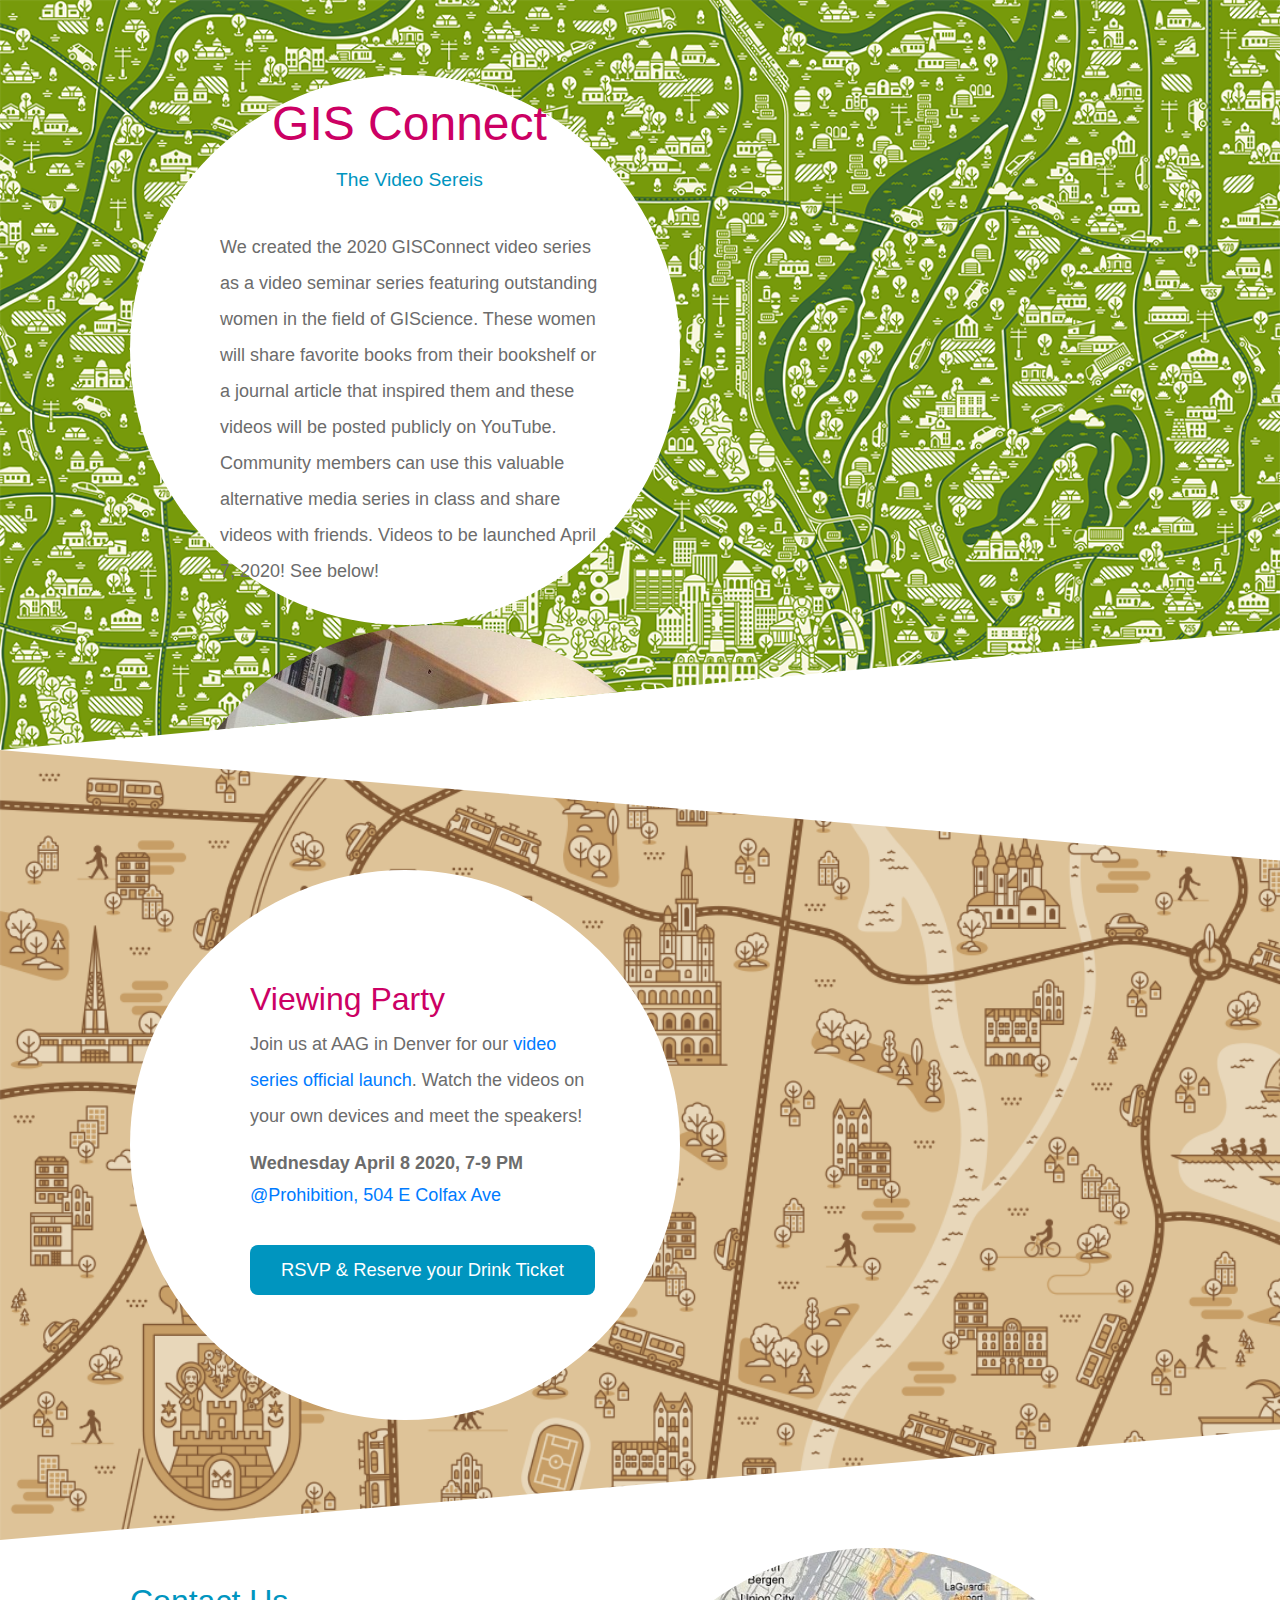
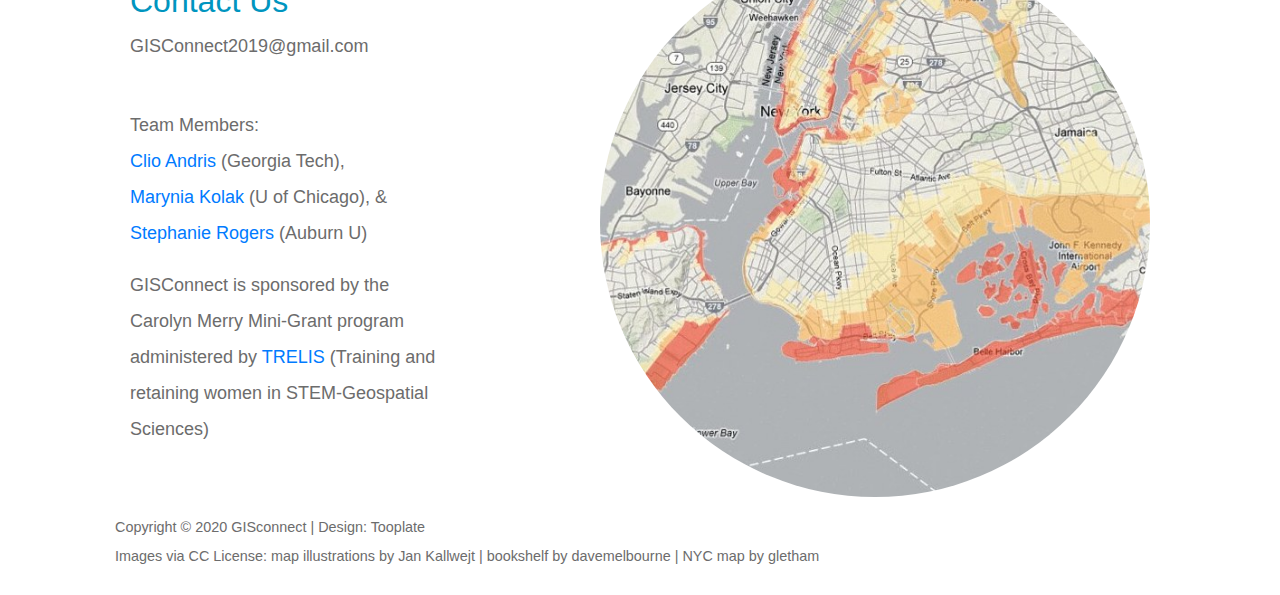
<file: index.html>
<!DOCTYPE html>
<html lang="en">

<head>
    <meta charset="UTF-8">
    <meta name="viewport" content="width=device-width, initial-scale=1.0">
    <meta http-equiv="X-UA-Compatible" content="ie=edge">
    <link rel="stylesheet" href="css/bootstrap.min.css">
    <link rel="stylesheet" href="css/tooplate-style.css">
    <title>GISConnect</title>
    <!--

    Template 2107 New Spot

	http://www.tooplate.com/view/2107-new-spot

    -->
</head>

<body>
    <div class="tm-container mx-auto">
        <section class="tm-section tm-section-1">
            <div class="container">
                <div class="row">
                    <div class="col-sm-12">
                        <div class="tm-bg-circle-white tm-flex-center-v">
                            <header class="text-center">
                                <h1 class="tm-site-title">GIS Connect</h1>
                                <p class="tm-site-subtitle">The Video Sereis</p>
                            </header>
                            <p>We created the 2020 GISConnect video series as a video seminar series featuring outstanding women in the field of GIScience. These women will share favorite books from their bookshelf or a journal article that inspired them and these videos will be posted publicly on YouTube. Community members can use this valuable alternative media series in class and share videos with friends. Videos to be launched April 7, 2020! See below!

</p>
                       
</div>
                    <div class="col-xl-7 col-lg-6 tm-circle-img-container">
                        <img src="img/books2.jpg" alt="Image" class="rounded-circle tm-circle-img">
                    </div>
                </div>
            </div>
        </section>
        <section id="tm-section-3" class="tm-section tm-section-3">
            <div class="container">
                <div class="row">
                    <div class="col-sm-12 tm-section-2-right">
                        <div class="tm-bg-circle-white tm-bg-circle-pad-2 tm-flex-center-v">
                            <header>
                                <h2 class="tm-color-primary">Viewing Party</h2>
                            </header>
                            <p>Join us at AAG in Denver for our <a href="poster.html">video series official launch</a>. Watch the videos on your own devices and meet the speakers! 
                            </p>
                            <b>Wednesday April 8 2020, 7-9 PM</b><p>
                            <a href="https://www.google.com/maps/place/Prohibition/@39.7398953,-104.9830656,17z">@Prohibition, 504 E Colfax Ave</a> <p>
                            <p class="text-left mb-0">
                            <a href="https://docs.google.com/forms/d/e/1FAIpQLSdQ2DFCmMGNdq0webmHLCNJsLsa6q-CD8dw4xEyt7vdzZHoJg/viewform" class="btn tm-btn-secondary">RSVP & Reserve your Drink Ticket</a>
                            </p>
                            <p></p> 
                        </div>
                    </div>
                </div>
            </div>
        </section>



        <section class="tm-section pt-2 pb-3">
            <div class="container">
                <div class="row">
                    <div class="col-xl-4 col-lg-4 tm-flex-center-v tm-section-left">
                     <header>
                    <h2 class="tm-color-secondary">Contact Us</h2></header>
                    <p>GISConnect2019@gmail.com </p>
                    <br>
                    <p><b>Team Members:</b><br> <a href="https://planning.gatech.edu/people/clio-andris">Clio Andris</a> (Georgia Tech),<br> <a href="https://spatial.uchicago.edu/directory/marynia-kolak-phd">Marynia Kolak</a> (U of Chicago), & <a href="https://www.auburn.edu/cosam/faculty/geosciences/Rogers/index.htm">Stephanie Rogers</a> (Auburn U)</p>
                    <p> GISConnect is sponsored by the Carolyn Merry Mini-Grant program administered by <a href="https://www.ucgis.org/trelis">TRELIS</a> (Training and retaining women in STEM-Geospatial Sciences)</p>

                    </div>
                    <div class="col-xl-8 col-lg-8 tm-circle-img-container tm-contact-right">
                        <img src="img/nyc.jpg" alt="Image" class="rounded-circle tm-circle-img">
                    </div>
                </div>
            </div>
        </section>


        <footer class="container">
            <div class="row">
                <div class="col-xs-12">
                    <p class="small mb-4 tm-footer-text">Copyright &copy; 2020 GISconnect 
                    
                    | Design: <a rel="nofollow" href="https://www.tooplate.com" class="tm-footer-link">Tooplate</a>
                    <br> Images via CC License: map illustrations by Jan Kallwejt | bookshelf by davemelbourne | NYC map by gletham </p>
                </div>
            </div>
        </footer>
    </div>
    <script src="js/smooth-scroll.polyfills.min.js"></script>
    <!-- https://github.com/cferdinandi/smooth-scroll -->
    <script>
        var scroll = new SmoothScroll('a[href*="#"]', {
            easing: 'easeInOutQuart',
            speed: 800
        });
    </script>
</body>
</html>
</file>
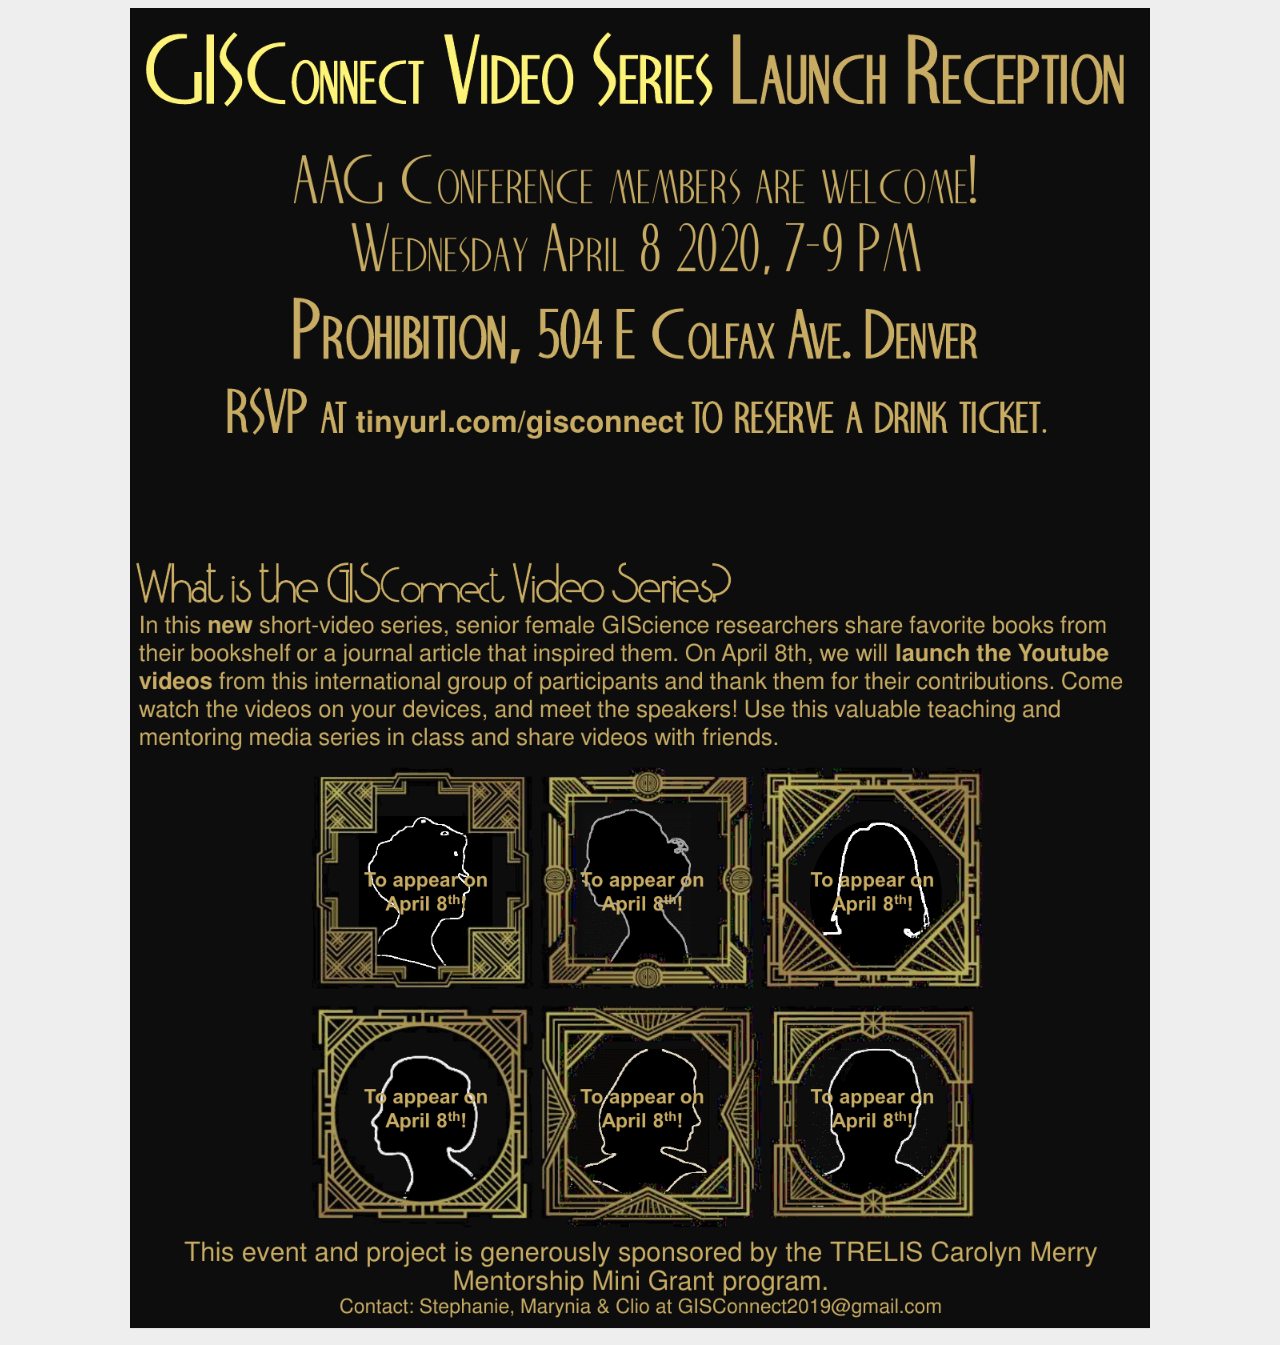
<file: poster.html>
<!DOCTYPE html>
<html lang="en">

<head>
    <meta charset="UTF-8">
    <meta name="viewport" content="width=device-width, initial-scale=1.0">
    <meta http-equiv="X-UA-Compatible" content="ie=edge">
    <link rel="stylesheet" href="css/bootstrap.min.css">
    <link rel="stylesheet" href="css/tooplate-style.css">
    <title>GISConnect</title>
    <!--

    Template 2107 New Spot

	http://www.tooplate.com/view/2107-new-spot

    -->
</head>

<body>

        <section class="tm-section pt-2 pb-3">
            <div class="container">
                <div class="row">
                    <div class="col-xl-12 col-lg-12 tm-flex-center-v">
                    <img src="img/poster.png" alt="Image">
                    </div>
                </div>
            </div>
        </section>

        </body>
</html>
</file>
<file: css/tooplate-style.css>
/*

Template 2107 New Spot

http://www.tooplate.com/view/2107-new-spot

COLOR CODES

	Primary (Pink):   #CC0064
	Secondary (Blue): #0095BF
  
*/

* {
  margin: 0;
  padding: 0;
}

body {
  background-color: #eee;
  color: #6c6c6c;
  font-family: "Open Sans", Helvetica, Arial, sans-serif;
  font-size: 18px;
  overflow-x: hidden;
}

.tm-container {
  background-color: white;
  max-width: 1400px;
}

.tm-site-title {
  color: #cc0064;
  font-size: 3rem;
}

.tm-site-subtitle {
  color: #0095bf;
  font-size: 1.2rem;
  margin-bottom: 30px;
}

.tm-section-1 {
  height: 750px;
  background-image: url(../img/greenmap.png);
  background-size: cover;
  -webkit-clip-path: polygon(0px 0px, 100% 0px, 100% 84%, 0px 100%);
  clip-path: polygon(0px 0px, 100% 0px, 100% 84%, 0px 100%);
  /* background-position: center -95px; */
  background-repeat: no-repeat;
  padding-top: 75px;
}

.tm-section-3 {
  height: 790px;
  background-image: url(../img/tanmap.png);
  background-size: cover;
  -webkit-clip-path: polygon(0px 0px, 100% 14%, 100% 86%, 0px 100%);
  clip-path: polygon(0px 0px, 100% 14%, 100% 86%, 0px 100%);
  background-repeat: no-repeat;
  display: flex;
  align-items: center;
}

.tm-color-primary {
  color: #cc0064;
}

.tm-color-secondary {
  color: #0095bf;
}

.tm-btn-primary {
  color: white;
  background-color: #cc0064;
}

.tm-btn-primary:hover,
.tm-btn-primary:focus {
  background-color: #f21b85;
}

.tm-btn-secondary {
  color: white;
  background-color: #0095bf;
}

.tm-btn-secondary:hover,
.tm-btn-secondary:focus {
  background-color: #44cbf1;
}

.tm-bg-circle-white {
  background-color: white;
  color: #6c6c6c;
  padding: 75px 81px 75px 90px;
  border-radius: 50%;
  width: 550px;
  height: 550px;
}

.tm-bg-circle-pad-2 {
  padding-left: 120px;
}

p,
ul {
  line-height: 2;
  font-weight: 300;
}

ul {
  margin: 0;
}
ul.dashed {
  list-style-type: none;
}
ul.dashed > li {
  text-indent: -5px;
}
ul.dashed > li:before {
  content: "-";
  margin-right: 5px;
  text-indent: -5px;
}

.btn {
  padding: 10px 30px;
  font-size: 1.15rem;
  font-weight: 300;
  border-radius: 8px;
}

a.btn:hover {
  color: white;
  text-decoration: none;
}

.tm-flex-center-v {
  display: flex;
  flex-direction: column;
  justify-content: center;
}

.tm-text-container {
  max-width: 420px;
}

.tm-circle-img {
  width: 550px;
}

.tm-circle-img-container {
  text-align: right;
}

.tm-contact-form {
  max-width: 280px;
}

.form-control {
  border-radius: 0;
  border: none;
  border-bottom: 1px solid #cc0064;
}

.form-control:focus {
  box-shadow: none;
  border-color: #cc0064;
  border-width: 2px;
}

.tm-send-btn {
  border-radius: 5px;
  padding-top: 6px;
  padding-bottom: 6px;
}

.tm-footer-link {
  color: #6c6c6c;
}

.tm-footer-link:hover,
.tm-footer-link:focus {
  color: #cc0064;
  text-decoration: none;
}

@media (min-width: 576px) {
  .container {
    max-width: none;
  }
}
@media (min-width: 768px) {
  .container {
    max-width: 720px;
  }
}

@media (min-width: 992px) {
  .container {
    max-width: 960px;
  }
}

@media (min-width: 1200px) {
  .container {
    max-width: 1050px;
  }
}

@media (max-width: 992px) {
  .tm-bg-circle-white {
    margin-left: auto;
    margin-right: auto;
  }
  .tm-section-left {
    margin: 50px auto;
  }

  .tm-circle-img-container {
    text-align: center;
  }

  .tm-contact-form {
    max-width: 100%;
    padding-left: 30px;
    padding-right: 30px;
  }

  .tm-contact-right {
    margin-bottom: 50px;
  }

  .tm-footer-text {
    margin-left: 30px;
    margin-right: 30px;
  }
}

@media (max-width: 576px) {
  .tm-bg-circle-white {
    border-radius: 100px;
    width: 100%;
    height: auto;
    padding: 50px;
  }

  img {
    max-width: 100%;
  }

  .tm-section-1,
  .tm-section-3 {
    height: auto;
  }

  .tm-section-1 {
    padding-bottom: 90px;
    -webkit-clip-path: polygon(0px 0px, 100% 0px, 100% 92%, 0px 100%);
    clip-path: polygon(0px 0px, 100% 0px, 100% 92%, 0px 100%);
  }

  .tm-section-3 {
    padding-top: 100px;
    padding-bottom: 100px;
    -webkit-clip-path: polygon(0px 0px, 100% 8%, 100% 92%, 0px 100%);
    clip-path: polygon(0px 0px, 100% 8%, 100% 92%, 0px 100%);
  }

  .tm-circle-img-container {
    margin-bottom: 30px;
  }
}
</file>
